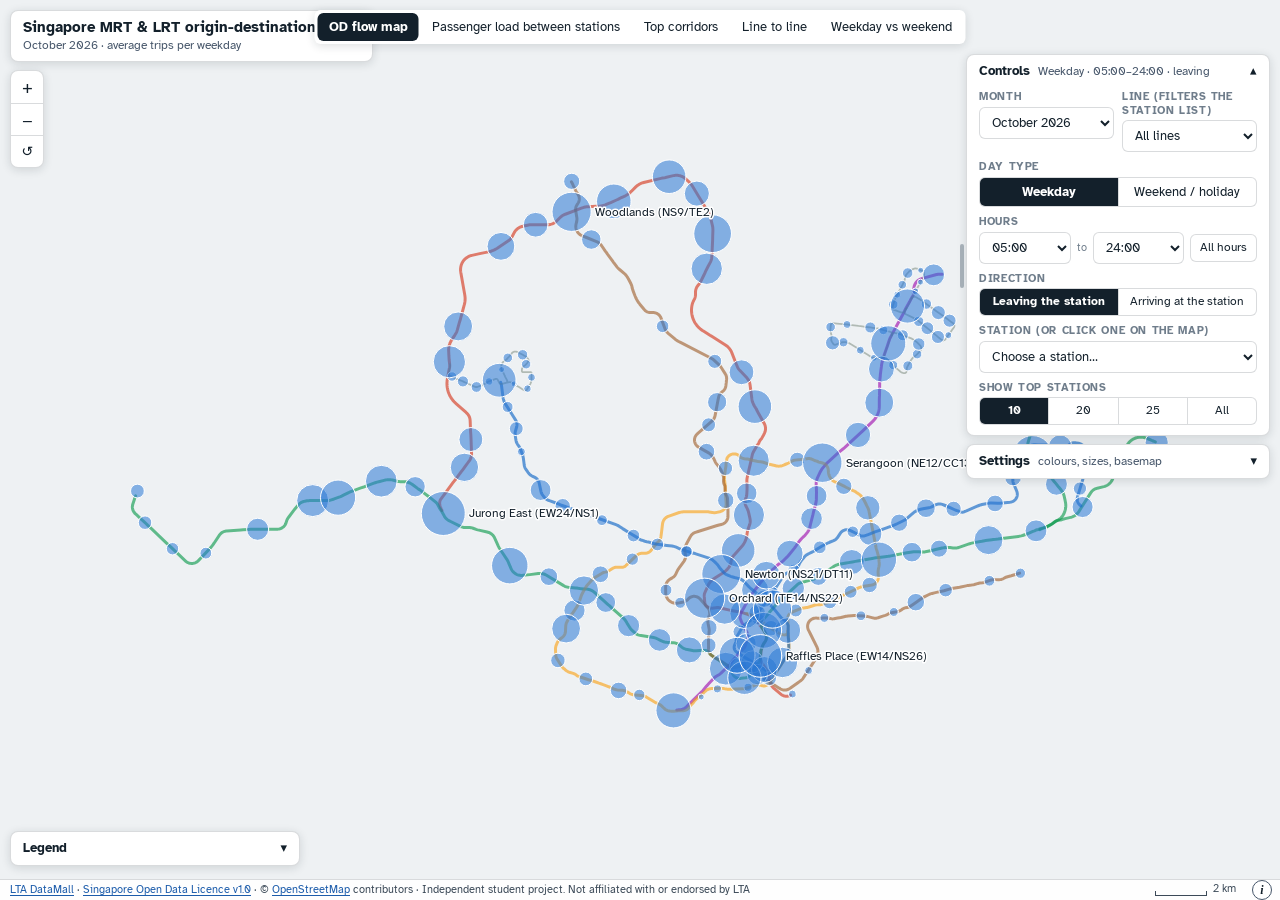
<file: index.html>
<!doctype html>
<html lang="en">
<head>
<meta charset="utf-8">
<meta name="viewport" content="width=device-width,initial-scale=1">
<title>Singapore MRT &amp; LRT origin-destination flows</title>
<link rel="stylesheet" href="https://fonts.googleapis.com/css2?family=Atkinson+Hyperlegible:wght@400;700&display=swap">
<link rel="stylesheet" href="css/style.css">
</head>
<body>
<div id="app">
  <canvas id="cv" role="img" aria-label="Map of Singapore MRT and LRT stations with trip flows between stations"></canvas>

  <div id="tl">
    <div class="ov" id="title">
      <h1 id="h1"></h1>
      <p id="monthLbl"></p>
    </div>
    <div class="ov" id="meth" hidden>
      <button class="hb" id="methBtn" aria-expanded="false" aria-controls="methBody"><span>Methodology of Passenger load between stations</span><span class="car">&#9662;</span></button>
      <div id="methBody" hidden></div>
    </div>
    <div class="ov" id="zoom"><button class="ib" id="zin" aria-label="Zoom in">+</button><button class="ib" id="zout" aria-label="Zoom out">&minus;</button><button class="ib" id="zreset" aria-label="Reset view" style="font-size:14px">&#8634;</button></div>
  </div>

  <nav class="ov seg" id="views" aria-label="Views">
    <button data-v="flow" aria-pressed="true">OD flow map</button>
    <button data-v="load" aria-pressed="false">Passenger load between stations</button>
    <button data-v="cor" aria-pressed="false">Top corridors</button>
    <button data-v="mx" aria-pressed="false">Line to line</button>
    <button data-v="wk" aria-pressed="false">Weekday vs weekend</button>
  </nav>

  <div id="rt">
    <div id="rtGrip" class="grip v" role="separator" aria-orientation="vertical" aria-label="Drag to resize the side panels (double-click to reset)" tabindex="0"></div>
    <div class="ov" id="ctl">
      <button class="hb" id="ctlBtn" aria-expanded="true" aria-controls="ctlBody">Controls <small id="ctlSum"></small><span class="car">&#9662;</span></button>
      <div id="ctlBody" class="pb"></div>
    </div>
    <div class="ov" id="set">
      <button class="hb" id="setBtn" aria-expanded="false" aria-controls="setBody">Settings <small>colours, sizes, basemap</small><span class="car">&#9662;</span></button>
      <div id="setBody" class="pb" hidden></div>
    </div>
    <div id="rkGrip" class="grip hz" role="separator" aria-orientation="horizontal" aria-label="Drag to resize the ranking list (double-click to reset)" tabindex="0" hidden><i></i></div>
    <aside class="ov" id="sc" hidden aria-label="Ranked destinations"></aside>
    <div id="rkGrip2" class="grip hz" role="separator" aria-orientation="horizontal" aria-label="Drag to resize the ranking list from its bottom edge (double-click to reset)" tabindex="0" hidden><i></i></div>
  </div>

  <div class="ov" id="lg"><button class="hb" id="lgBtn" aria-expanded="false" aria-controls="lgBody"><span>Legend</span><span class="car">&#9662;</span></button><div id="lgBody" hidden></div></div>

  <section class="ov" id="lp" hidden aria-label="Passenger load along a line">
    <button class="hb" id="lpBtn" aria-expanded="false" aria-controls="lpBody"><span>Load along a line <small>passengers per train between stations</small></span><span class="car">&#9662;</span></button>
    <div id="lpBody" hidden></div>
  </section>

  <section class="ov" id="pv" hidden aria-live="polite">
    <div id="pvBar" class="bar"></div>
    <div id="pvBody"></div>
  </section>

  <div id="cred"><span id="credTxt"></span><span id="scale" aria-label="Map scale"></span><button id="infoBtn" aria-label="Data, method and credits" aria-expanded="false" aria-controls="info">i</button></div>
  <aside class="ov" id="info" hidden aria-label="Data, method and credits"></aside>
  <div id="tip" hidden></div>
  <div id="err" hidden></div>
</div>

<script src="js/config.js"></script>
<script src="data/od-network.js"></script>
<script src="data/od-lines.js"></script>
<script src="data/od-manifest.js"></script>
<script src="data/od-load.js"></script>
<script src="js/core.js"></script>
<script src="js/map.js"></script>
<script src="js/app.js"></script>
</body>
</html>
</file>
<file: css/style.css>
/* Layout: the map fills the window; everything else floats over it as small collapsible cards. Light look only.
   Same look as the Singapore MRT & LRT station demand map. */
:root{--ink:#13202b;--ink2:#46566a;--muted:#6f7d8b;--hair:rgba(19,32,43,.16);--card:#fff;--chip:#eef1f3;--in-strong:#184f95;--focus:#1c5cab;--on:#13202b;--on-ink:#fff;
  --out:#2a78d6;--in:#eb6834;--gain:#2a78d6;--loss:#d83a39;
  --font:"Atkinson Hyperlegible",system-ui,-apple-system,"Segoe UI",sans-serif}
*{box-sizing:border-box}
html,body{height:100%;margin:0}
body{background:#eef1f3;color:var(--ink);font-family:var(--font);font-size:13px;line-height:1.3;overflow:hidden}
#app{position:fixed;inset:0}
#cv{position:absolute;inset:0;width:100%;height:100%;display:block;touch-action:none;cursor:grab}
#cv.hit{cursor:pointer}
.ov{background:var(--card);border:1px solid var(--hair);border-radius:8px;box-shadow:0 2px 10px rgba(19,32,43,.14)}
button,select,input{font:inherit;color:var(--ink)}
button{cursor:pointer}
button:focus-visible,input:focus-visible,select:focus-visible{outline:2px solid var(--focus);outline-offset:1px}
[hidden]{display:none!important}

/* title + zoom */
#tl{position:absolute;left:10px;top:10px;display:flex;flex-direction:column;gap:8px;align-items:flex-start;pointer-events:none;z-index:5}
#tl>*{pointer-events:auto}
#title{padding:8px 12px;max-width:min(400px,calc(100vw - 20px))}
#title h1{margin:0;font-size:15px;line-height:1.15}
#title p{margin:2px 0 0;font-size:11.5px;color:var(--ink2)}
#zoom{display:flex;flex-direction:column;overflow:hidden}
.ib{width:32px;height:32px;border:0;background:transparent;font-size:18px;line-height:1}
.ib+.ib{border-top:1px solid var(--hair)}
.ib:hover{background:var(--chip)}

/* view switcher */
#views{position:absolute;left:50%;top:10px;transform:translateX(-50%);z-index:6;display:flex;padding:3px;gap:2px;max-width:calc(100vw - 20px);overflow-x:auto}
.seg{display:flex;border:1px solid var(--hair);border-radius:6px;overflow:hidden;background:#fff}
.seg button{flex:1;border:0;background:transparent;padding:6px 8px;font-size:12.5px;white-space:nowrap}
.seg button+button{border-left:1px solid var(--hair)}
.seg button:hover{background:var(--chip)}
.seg button[aria-pressed="true"]{background:var(--on);color:var(--on-ink);font-weight:700}
.seg.sm button{padding:5px 8px;font-size:12px}
#views.seg{border:0;gap:2px;background:var(--card);overflow:visible}
#views.seg button{border:0;border-radius:6px;padding:6px 11px;flex:none}

/* right column: controls, settings, ranking list flow top to bottom */
#rt{position:absolute;right:10px;top:10px;width:min(var(--rtw,304px),calc(100vw - 20px));display:flex;flex-direction:column;gap:8px;z-index:8;max-height:calc(100% - 44px)}
#views~#rt{top:54px;max-height:calc(100% - 88px)}
#rt>.ov{min-height:0}
.hb{display:flex;align-items:center;gap:8px;border:0;background:transparent;padding:8px 12px;font-weight:700;font-size:13px;width:100%;text-align:left;border-radius:8px}
.hb small{font-weight:400;color:var(--ink2);font-size:11.5px;white-space:nowrap;overflow:hidden;text-overflow:ellipsis}
.car{margin-left:auto;transition:transform .15s}
[aria-expanded="true"]>.car{transform:rotate(180deg)}
.pb{padding:2px 12px 10px;display:flex;flex-direction:column;gap:8px;overflow:auto;min-height:0}
#ctl,#set{display:flex;flex-direction:column;flex:0 1 auto;min-height:44px}
.grp{display:flex;flex-direction:column;gap:3px}
.lab{font-size:10.5px;letter-spacing:.06em;text-transform:uppercase;color:var(--muted);font-weight:700}
.two{display:grid;grid-template-columns:1fr 1fr;gap:8px}
select{border:1px solid var(--hair);border-radius:6px;background:#fff;padding:6px 8px;font-size:12.5px;width:100%;max-width:100%;min-height:32px}
.row2{display:flex;gap:6px;align-items:center;flex-wrap:wrap}
.note{margin:0;font-size:11px;color:var(--muted)}
.btn{border:1px solid var(--hair);background:#fff;border-radius:6px;padding:5px 9px;font-size:12px}
.btn:hover{background:var(--chip)}
.btn.sm{padding:3px 8px}

/* settings */
.sg{font-size:10.5px;letter-spacing:.06em;text-transform:uppercase;color:var(--muted);font-weight:700;margin-top:4px;border-top:1px solid var(--hair);padding-top:7px}
.sg:first-child{border:0;margin:0;padding:0}
.fld{display:flex;align-items:center;justify-content:space-between;gap:8px;font-size:12.5px}
.fld>span{flex:1}
.fld input[type=color]{width:42px;height:26px;padding:1px;border:1px solid var(--hair);border-radius:5px;background:#fff;cursor:pointer}
.fld input[type=range]{flex:1;max-width:130px;min-width:0;accent-color:var(--in-strong)}
.fld output{min-width:38px;text-align:right;font-variant-numeric:tabular-nums;color:var(--ink2);font-size:12px}
.fld select{width:150px}
.btnrow{display:flex;gap:6px;flex-wrap:wrap}
.keyin{flex:1;min-width:120px;min-height:30px;border:1px solid var(--hair);border-radius:6px;padding:5px 8px;background:#fff}

/* ranking list */
#sc{padding:10px 12px;overflow:auto;min-height:110px;flex:1 1 190px}
#sc h2{margin:0;font-size:16px;line-height:1.15}
#sc .sub{font-size:11.5px;color:var(--ink2);margin:3px 0 8px}
.rkh{display:flex;align-items:flex-start;gap:8px;justify-content:space-between}
.rk{display:grid;grid-template-columns:20px minmax(0,1fr) 62px 42px;gap:6px;align-items:center;width:100%;border:0;background:transparent;padding:3px 4px;text-align:left;font-size:12.5px;border-radius:5px}
.rk:hover{background:#eaf0f6}
.rk .n{color:var(--muted);font-size:11.5px;text-align:right}
.rk .nm{position:relative;overflow:hidden;white-space:nowrap;text-overflow:ellipsis;padding-bottom:5px}
.rk .bar1{position:absolute;left:0;bottom:0;height:4px;border-radius:2px;opacity:.85}
.rk .v,.rk .p{text-align:right;font-variant-numeric:tabular-nums}
.rk .v{font-weight:700}
.rk .p{color:var(--ink2)}

/* resize grips */
.grip{touch-action:none}
.grip.v{position:absolute;left:-10px;top:0;bottom:0;width:12px;cursor:ew-resize;z-index:6}
.grip.v::after{content:"";position:absolute;left:4px;top:50%;width:4px;height:44px;margin-top:-22px;border-radius:2px;background:var(--muted);opacity:.55}
.grip.hz{flex:none;height:12px;margin:-4px 0;cursor:ns-resize;position:relative;z-index:2}
.grip.hz i{position:absolute;left:50%;top:4px;width:44px;height:4px;margin-left:-22px;border-radius:2px;background:var(--muted);opacity:.55}
.grip:hover::after,.grip:hover i,.grip.on::after,.grip.on i,.grip:focus-visible::after,.grip:focus-visible i{opacity:1;background:var(--ink)}

/* legend */
#lg{position:absolute;left:10px;bottom:34px;width:min(290px,calc(100% - 20px));z-index:5}
#lgBody{padding:0 12px 10px;font-size:12px;color:var(--ink2);display:flex;flex-direction:column;gap:5px}
.sw{display:inline-block;width:12px;height:12px;border-radius:50%;margin-right:6px;vertical-align:-2px;border:1px solid rgba(0,0,0,.2)}

/* chart views */
#pv{position:absolute;left:10px;right:10px;top:72px;bottom:34px;z-index:4;display:flex;flex-direction:column;overflow:hidden}
#pvBar{display:flex;flex-wrap:wrap;gap:10px 16px;align-items:flex-end;padding:10px 14px;border-bottom:1px solid var(--hair)}
#pvBar select{min-width:120px;width:auto}
#pvBody{flex:1;overflow:auto;padding:14px 16px 40px}
#pvBody h2{margin:0 0 4px;font-size:16px}
#pvBody .sub{color:var(--ink2);font-size:12.5px;margin:0 0 12px;max-width:900px}
.pen{max-width:900px;margin:0 0 12px;font-size:12px;color:var(--ink2)}
.pen b{color:var(--ink)}
.cor{display:grid;grid-template-columns:minmax(150px,230px) minmax(0,1fr) minmax(130px,190px);gap:8px 14px;align-items:center;max-width:1000px}
.cor .nm{font-size:13px}
.cor .nm small{display:block;color:var(--muted);font-size:11px}
.cor .bars>div{display:flex;align-items:center;gap:6px;height:14px}
.cor .bars>div+div{margin-top:3px}
.cor .bars i{display:block;height:10px;border-radius:0 4px 4px 0}
.cor .bars span{font-size:11px;color:var(--ink2);font-variant-numeric:tabular-nums;white-space:nowrap}
.cor .im{font-size:12px;color:var(--ink2)}
.key{display:flex;flex-wrap:wrap;gap:6px 16px;font-size:12px;color:var(--ink2);margin:0 0 12px}
.key i{display:inline-block;width:10px;height:10px;border-radius:2px;margin-right:5px;vertical-align:-1px}
.mx{display:grid;gap:3px;max-width:760px;font-size:13px}
.mx .h{color:var(--ink2);font-size:12px;display:flex;align-items:center;justify-content:center;min-height:30px}
.mx .rh{justify-content:flex-start;font-size:13px}
.mx .c{border-radius:5px;text-align:center;padding:12px 0;font-variant-numeric:tabular-nums;color:var(--ink);cursor:default}
.mx .c.dg{outline:2px solid var(--ink);outline-offset:-2px}
.fn{font-size:11.5px;color:var(--ink2);max-width:900px;margin-top:14px;display:flex;flex-direction:column;gap:6px}
.fn b{color:var(--ink)}

/* credits strip + info card */
#cred{position:absolute;left:0;right:0;bottom:0;z-index:7;background:rgba(255,255,255,.92);border-top:1px solid var(--hair);padding:3px 150px 3px 10px;font-size:10.5px;color:#3c4a58;line-height:1.35}
#cred a,#info a{color:#1c5cab;text-decoration:underline;text-underline-offset:2px}
#cred a:hover,#info a:hover{color:#123f7a}
#infoBtn{position:absolute;right:8px;top:50%;transform:translateY(-50%);width:20px;height:20px;border-radius:50%;border:1px solid var(--ink2);background:#fff;font-weight:700;font-size:12px;line-height:1;padding:0;font-family:Georgia,serif;font-style:italic}
#info{position:absolute;right:10px;bottom:34px;width:min(420px,calc(100% - 20px));max-height:calc(100% - 80px);overflow:auto;padding:12px 14px;z-index:9;font-size:12px;color:var(--ink2)}
#info h2{margin:0 0 6px;font-size:14px;color:var(--ink)}
#info p{margin:0 0 8px;line-height:1.4}
#tip{position:absolute;pointer-events:none;background:#fff;border:1px solid var(--hair);border-radius:8px;padding:6px 9px;font-size:12px;box-shadow:0 3px 14px rgba(0,0,0,.2);z-index:9;min-width:150px;max-width:260px;line-height:1.35}
#tip b{font-size:13px}
#err{position:absolute;left:50%;top:40%;transform:translateX(-50%);padding:12px 16px;max-width:min(420px,90vw);z-index:20;font-size:13px;border-color:#d33}

@media (max-width:760px){
  #views{left:10px;right:10px;transform:none}
  #tl{top:54px}
  #title p{display:none}
  #rt,#views~#rt{width:calc(100vw - 20px);top:auto;bottom:52px;max-height:55vh}
  #lg{display:none}
  .cor{grid-template-columns:minmax(0,1fr)}
  #pv{top:54px}
  #app.chart #tl{display:none}
  .grip.v,.grip.hz{display:none}
}
@media (prefers-reduced-motion:reduce){.car{transition:none}}
.row2>select{flex:1;width:auto;min-width:0}

/* passenger load between stations */
#lp{position:absolute;left:10px;bottom:34px;width:max-content;max-width:calc(100% - 350px);z-index:5;display:flex;flex-direction:column}
#lp[hidden]{display:none}
#lpBody{padding:0 12px 8px;display:flex;flex-direction:column;gap:6px;min-width:0}
#lpBody[hidden]{display:none}
.lpc{display:flex;gap:12px;flex-wrap:wrap;align-items:flex-end}
.lpc select{width:230px}
.lpl{display:flex;gap:12px;align-items:center;flex-wrap:wrap;font-size:11.5px;color:var(--ink2)}
.lpw{display:inline-flex;align-items:center;gap:5px}
.lpw i{display:inline-block;width:30px;border-radius:1px}
.lps{overflow-x:auto;overflow-y:hidden}
.lps svg{display:block}
.lpn{margin-top:-2px}
.rk.sel{background:#e3edf8}
@media (max-width:760px){#lp{display:none}}

#sc.min{flex:0 0 auto;min-height:0;overflow:visible}
.rkb{display:flex;gap:6px;align-items:center}
.rkb .btn.sm{padding:4px 8px}
.lab2{display:flex;justify-content:space-between;align-items:baseline}
.lnk{border:0;background:none;padding:0;color:#1c5cab;text-decoration:underline;text-underline-offset:2px;font-size:11px;letter-spacing:0;text-transform:none;font-weight:600}
.lnk:hover{color:#123f7a}
.lpc{align-items:flex-end}
.lpc .lpi{margin-left:auto;width:26px;height:26px;padding:0;border-radius:50%;font-style:italic;font-family:Georgia,serif;font-weight:700}
.lpc .lpi[aria-expanded="true"]{background:var(--on);color:var(--on-ink)}
#app[data-view="load"] .flowOnly{display:none}

/* passenger load: the Busiest segments header matches Controls and Settings */
#sc.min{padding:0 12px}
.rkh.ldh{align-items:center;min-height:34px}
#sc .rkh.ldh h2{font-size:13px;font-weight:700;line-height:1.2}
.hbtn{border:0;background:transparent;padding:6px 2px;font-size:13px;color:inherit;display:flex;align-items:center}
.hbtn .car{margin-left:0}

/* methodology card under the title (passenger load view) */
#meth{max-width:min(400px,calc(100vw - 20px))}
#meth .hb{padding:8px 12px}
#methBody{padding:0 12px 12px;font-size:12.5px;line-height:1.45;color:var(--ink);max-height:calc(100vh - 230px);overflow:auto}
#methBody p{margin:6px 0}

/* load-view-only settings, and the map scale in the credits ribbon */
#app:not([data-view="load"]) .loadOnly{display:none}
#scale{position:absolute;right:44px;bottom:4px;display:flex;align-items:flex-end;gap:6px;font-size:10.5px;color:#3c4a58;white-space:nowrap}
#scale i{display:block;height:5px;border:1.5px solid #3c4a58;border-top:0;box-sizing:border-box}
</file>
